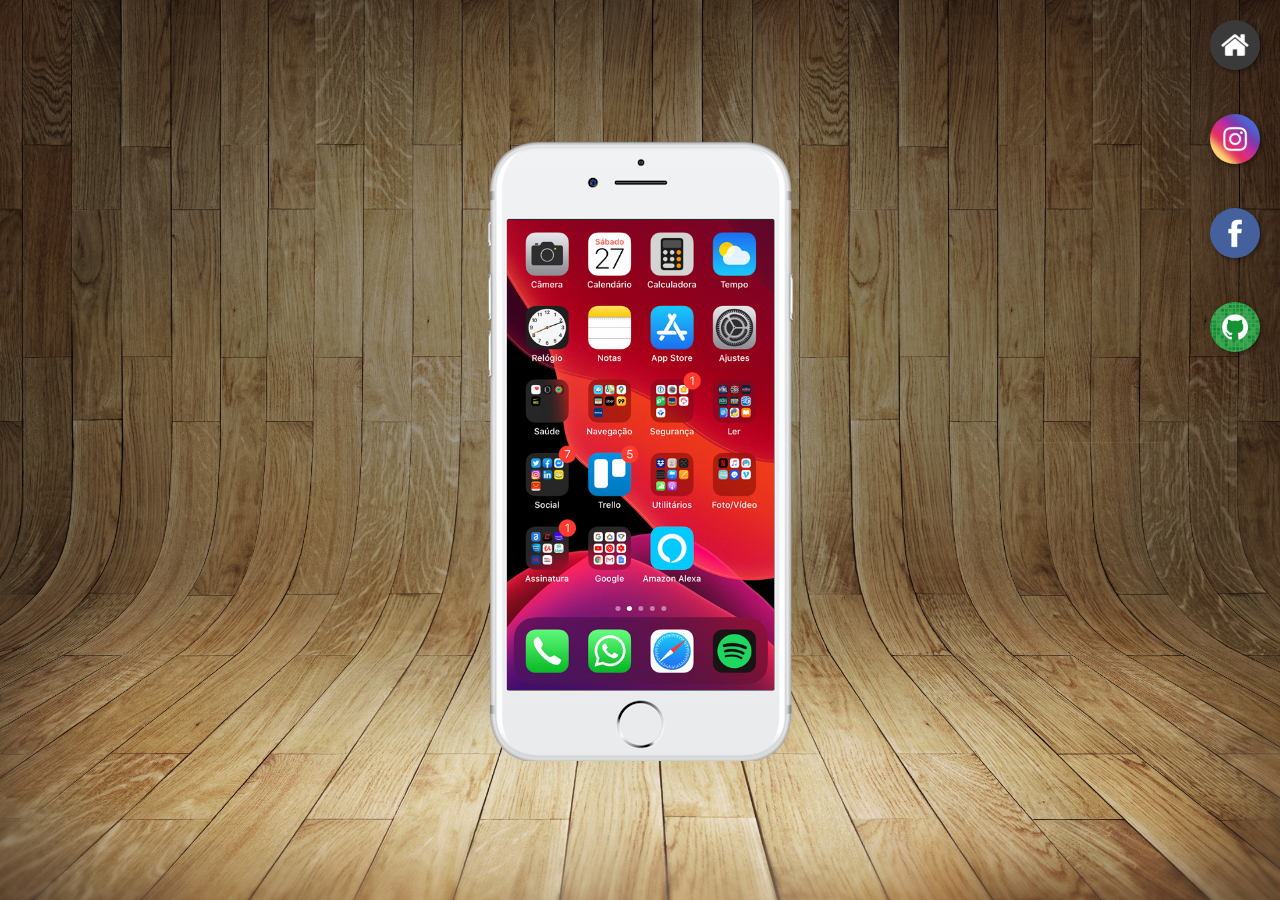
<file: index.html>
<!DOCTYPE html>
<html lang="pt-br">
<head>
    <meta charset="UTF-8">
    <meta name="viewport" content="width=device-width, initial-scale=1.0">
    <title>redes sociais</title>
    <link rel="shortcut icon" href="favicon.ico" type="image/x-icon">
    <link rel="stylesheet" href="estilos/style.css">

</head>
<body>
    <main>
        <section id="telefone">
           <iframe src="home.html" name="tela" id="tela" frameborder="0"></iframe>
        </section>
        
            <section id="redes-sociais">
                <a href="home.html" target="tela">  <img src="imagens/logo-home.jpg" alt="home"></a> <br>

                 <a href="instagram.html" target="tela"> <img src="imagens/logo-instagram.jpg" alt="insta"></a><br>

                 <a href="facebook.html" target="tela"> <img src="imagens/logo-facebook.jpg" alt="facebook"> </a><br>


                 <a href="github.html" target="tela"> <img src="imagens/logo-github.jpg" alt="git"></a>
            </section>
       
    </main>
</body>
</html>
</file>
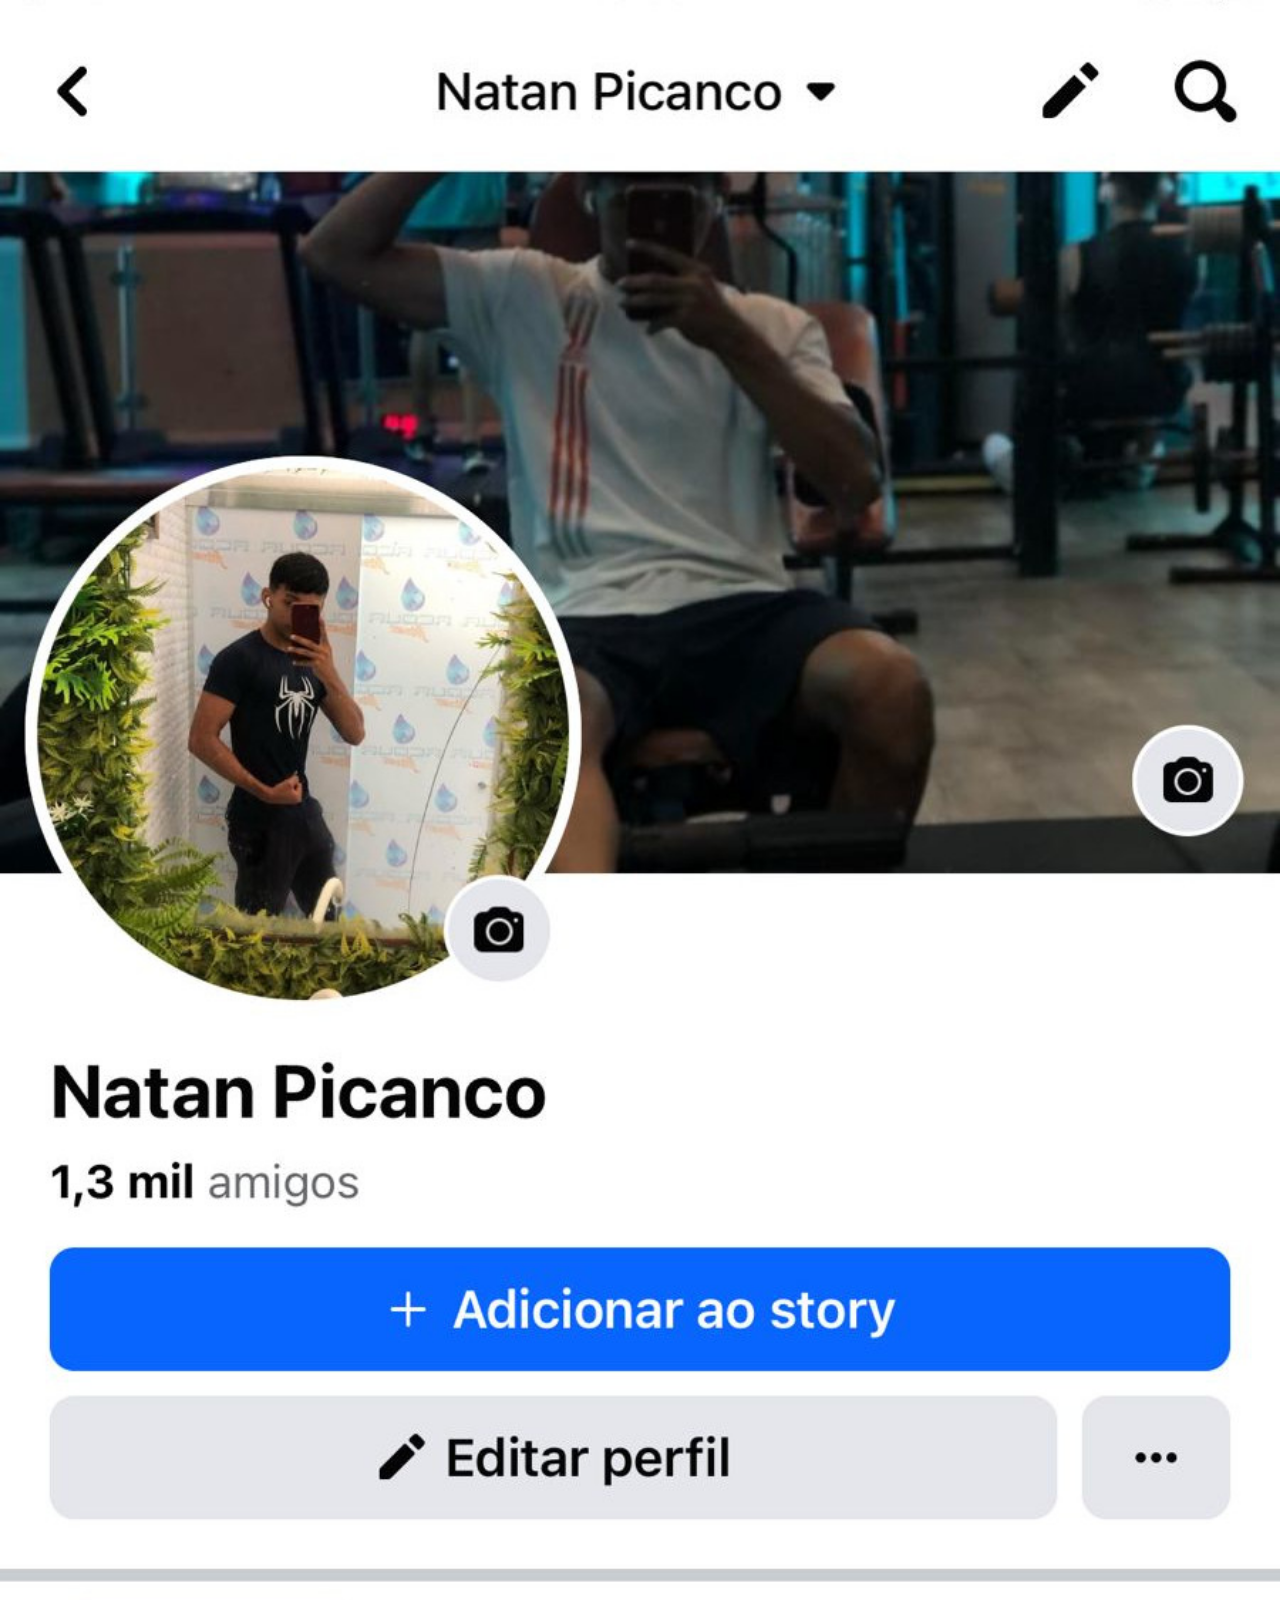
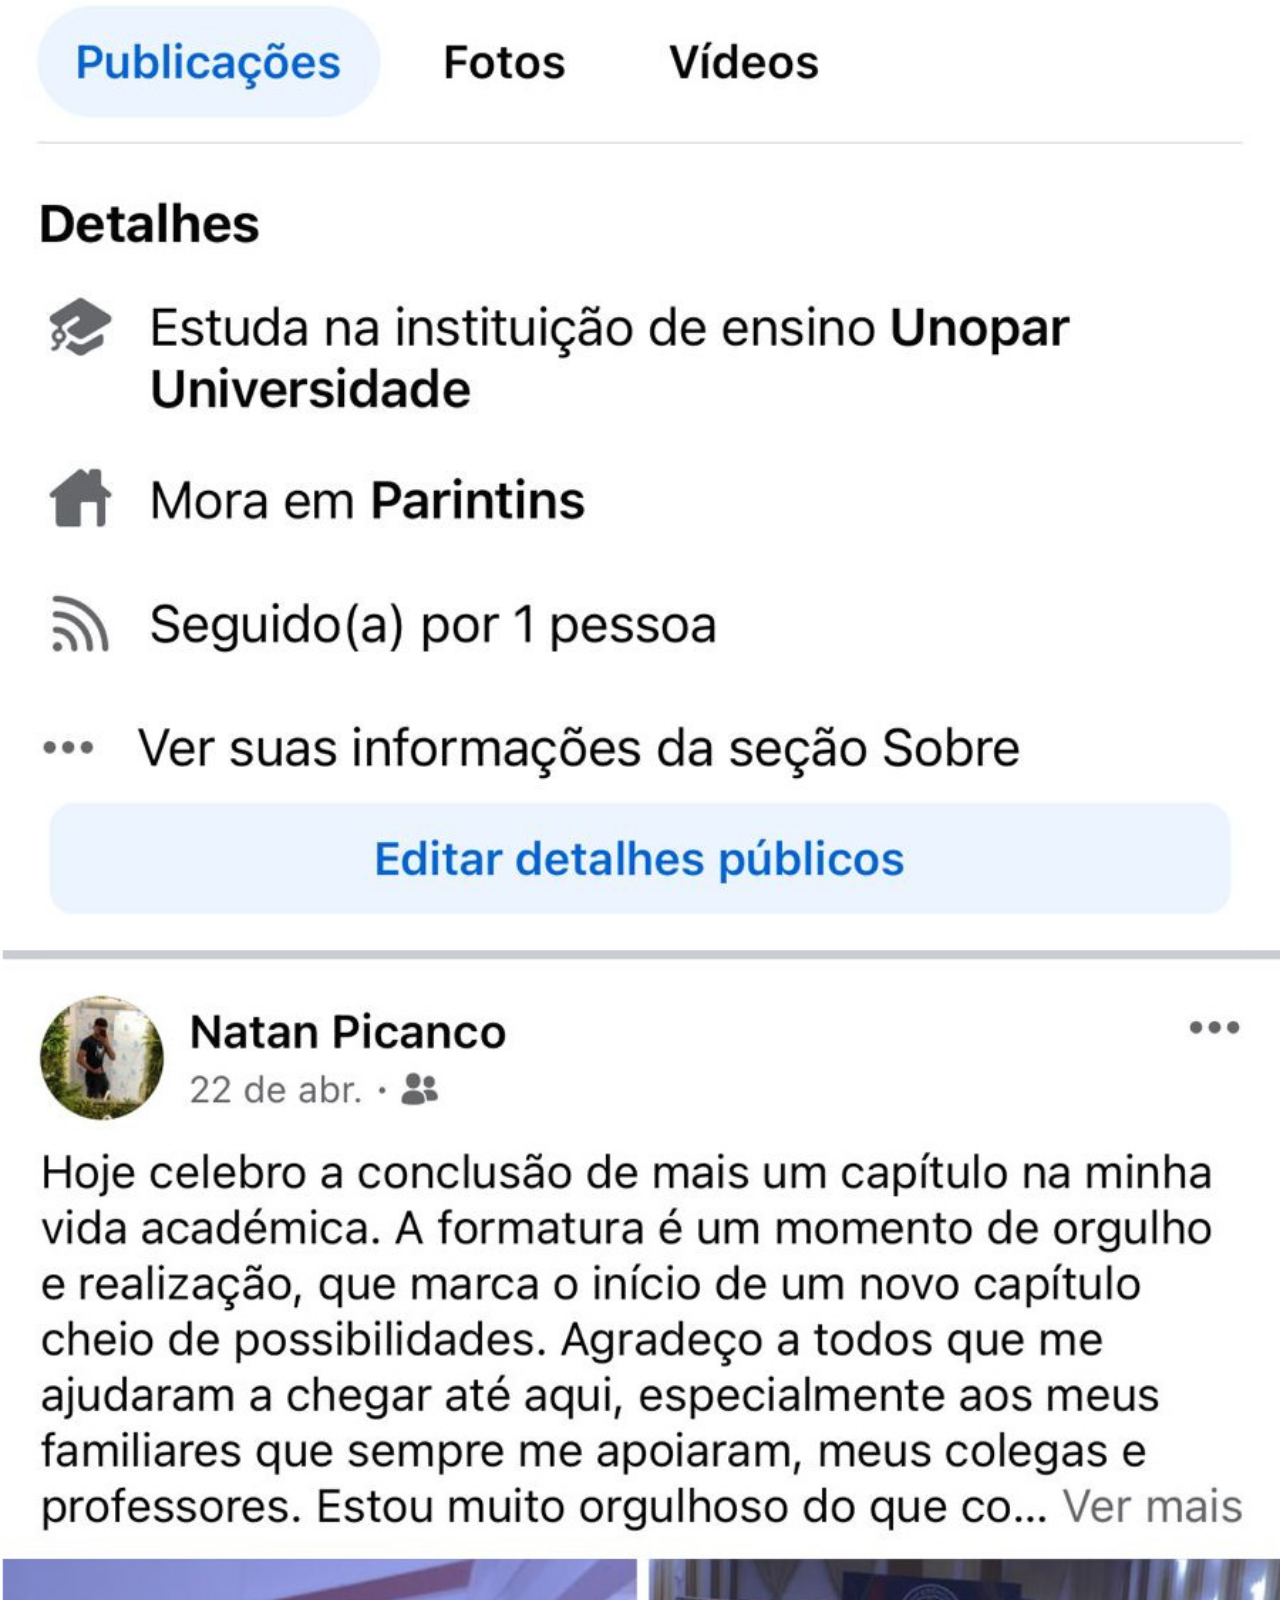
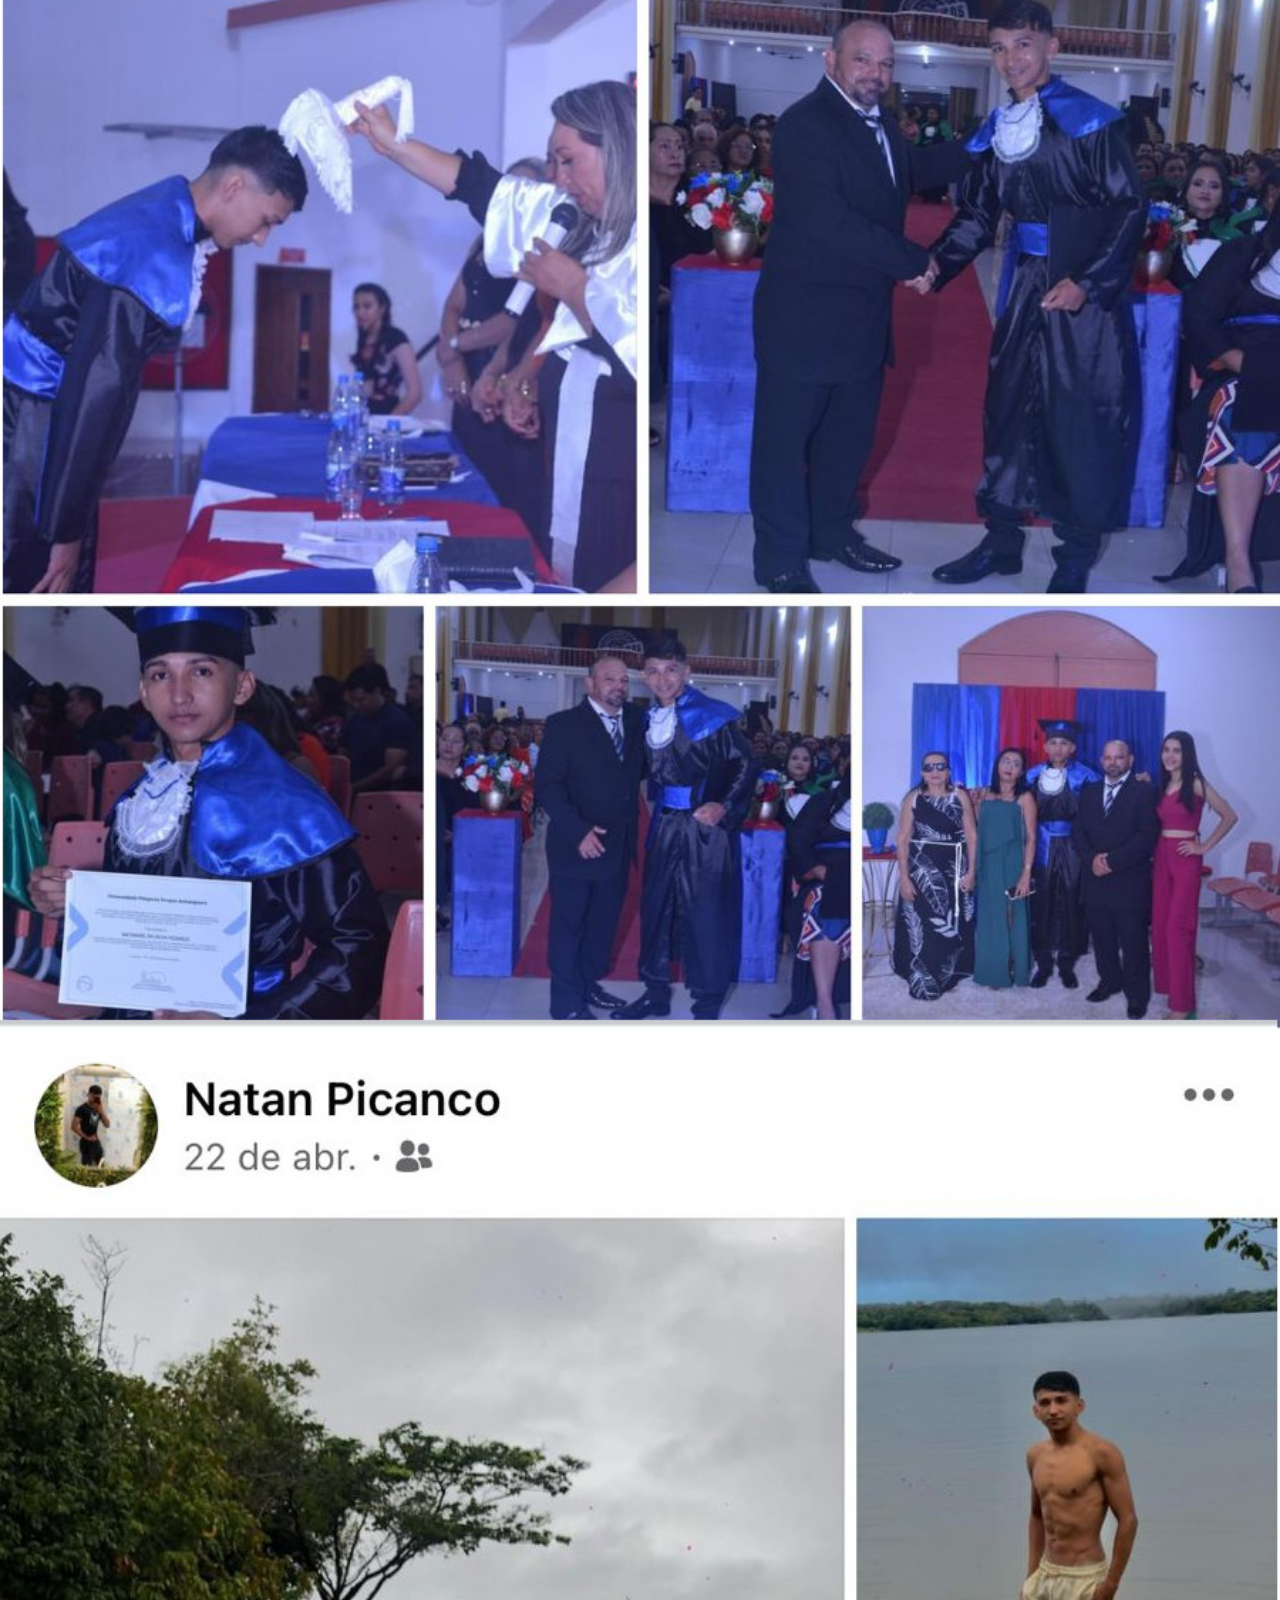
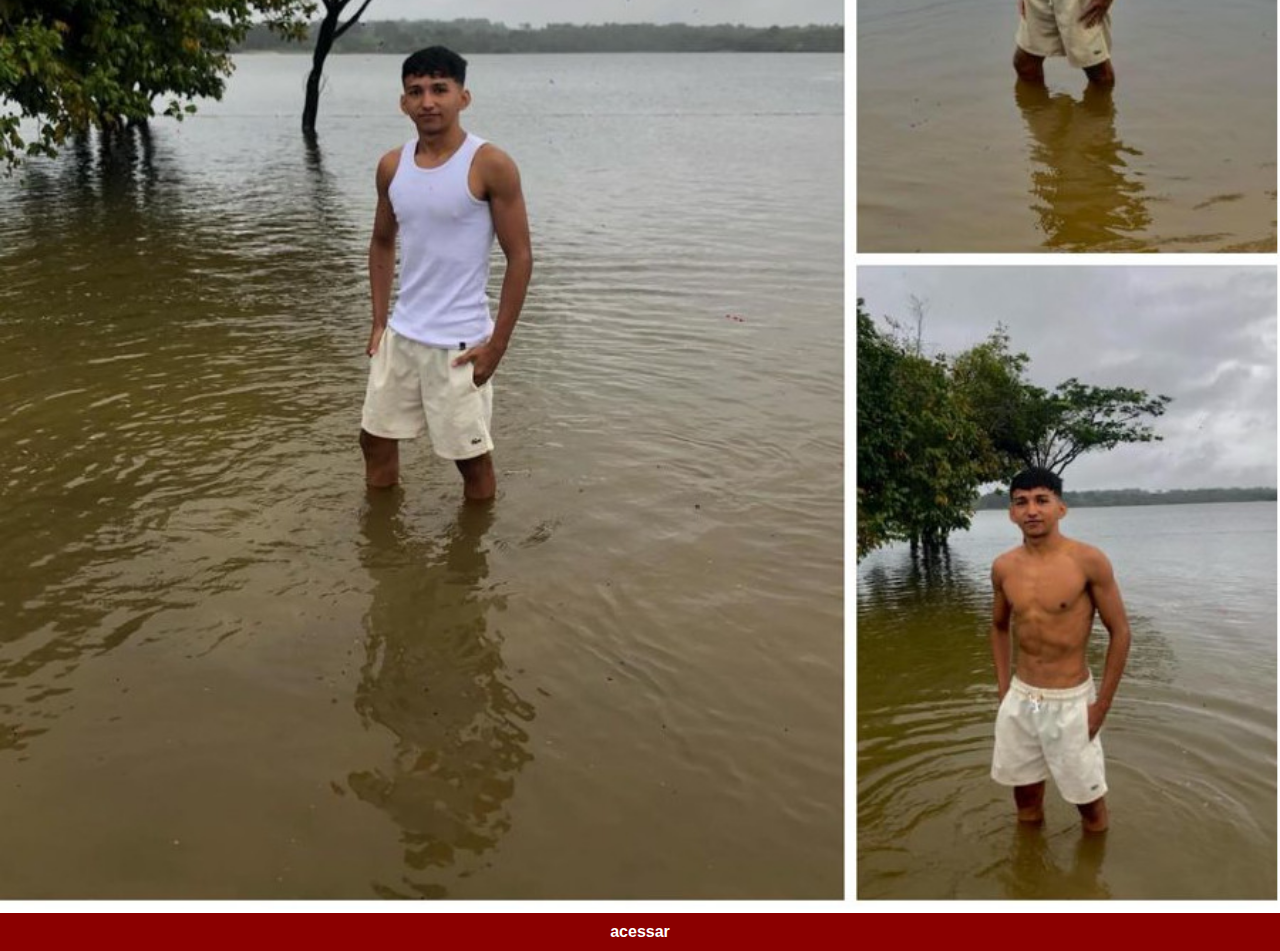
<file: facebook.html>
<!DOCTYPE html>
<html lang="en">
<head>
    <meta charset="UTF-8">
    <meta name="viewport" content="width=device-width, initial-scale=1.0">
    <title>instagram</title>
    <link rel="stylesheet" href="estilo/social.css">
    <style>
        

    </style>
</head>
<body>
    <img src="imagens/tela-face.jpg" alt="">
   <a href="https://www.facebook.com/share/Qhrvb6GaqTZHadtE/?mibextid=LQQJ4d" target="_blank">acessar</a>
</body>
</html>
</file>
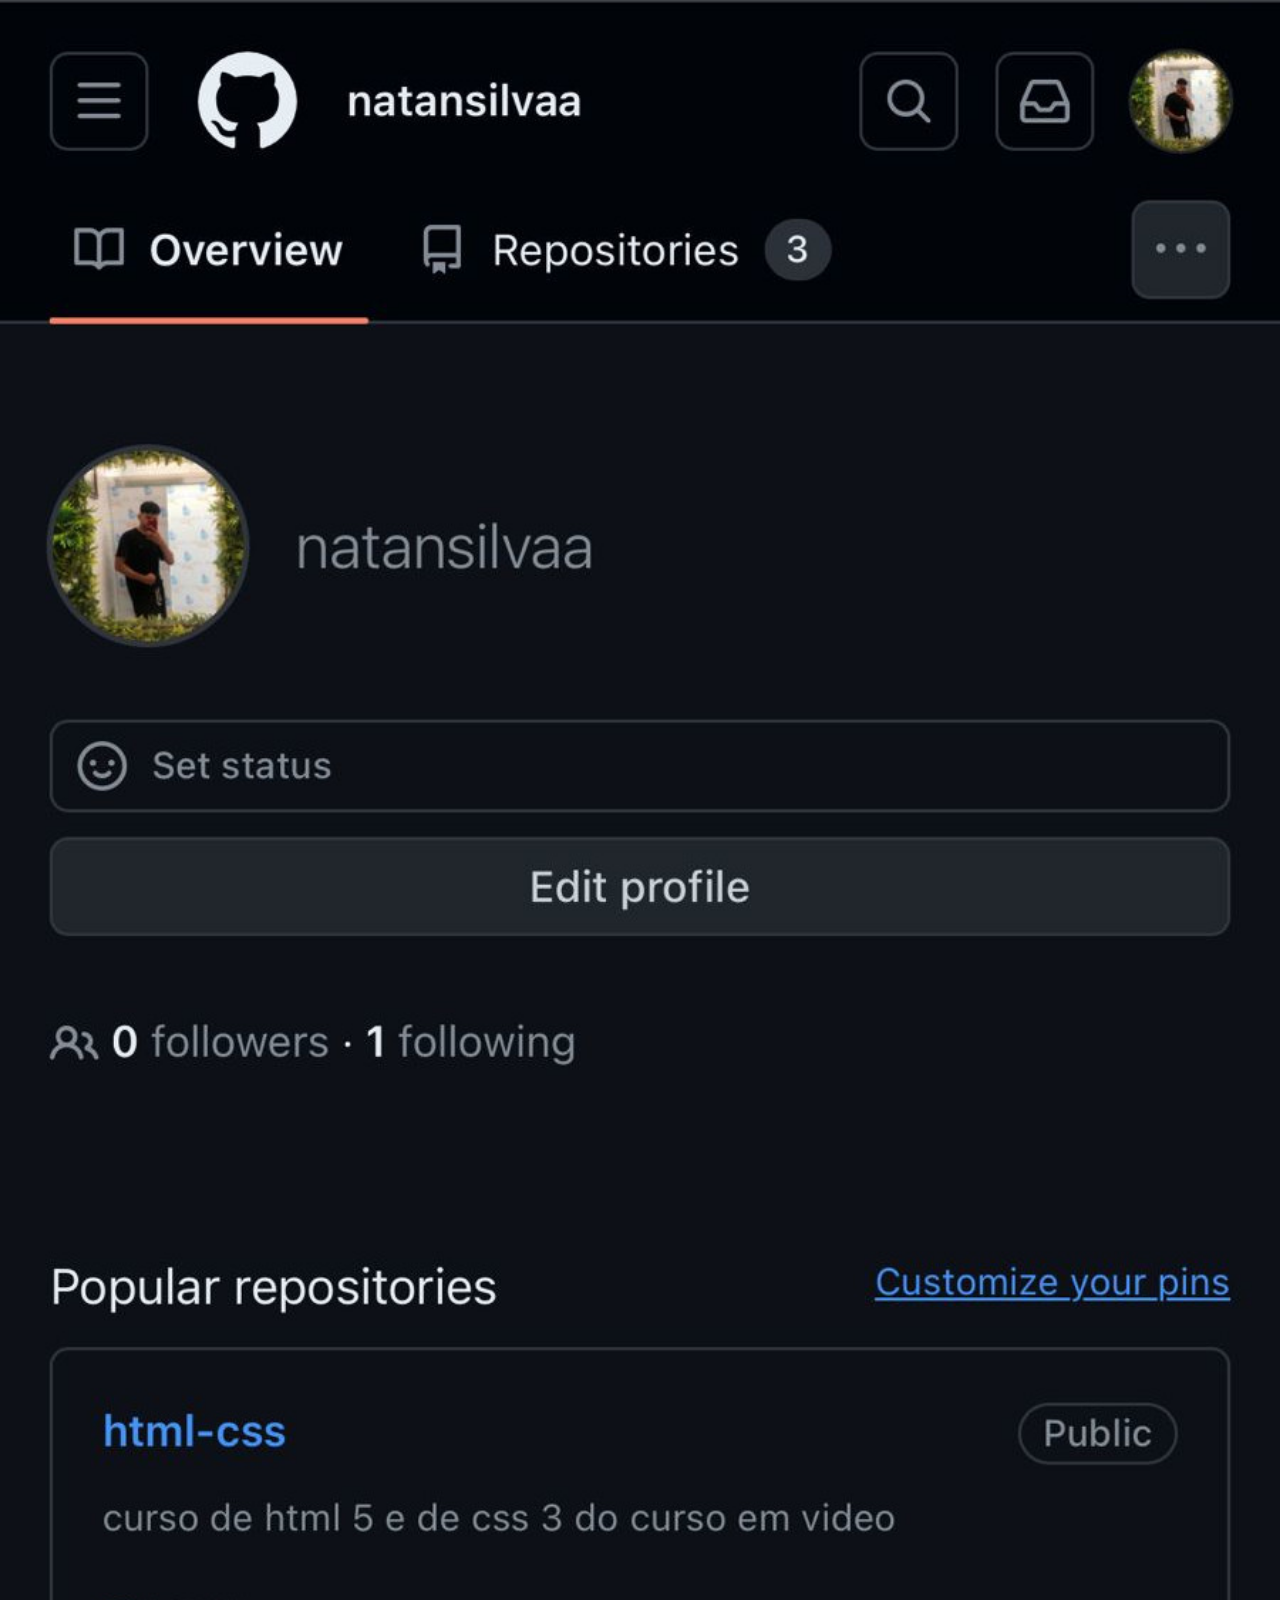
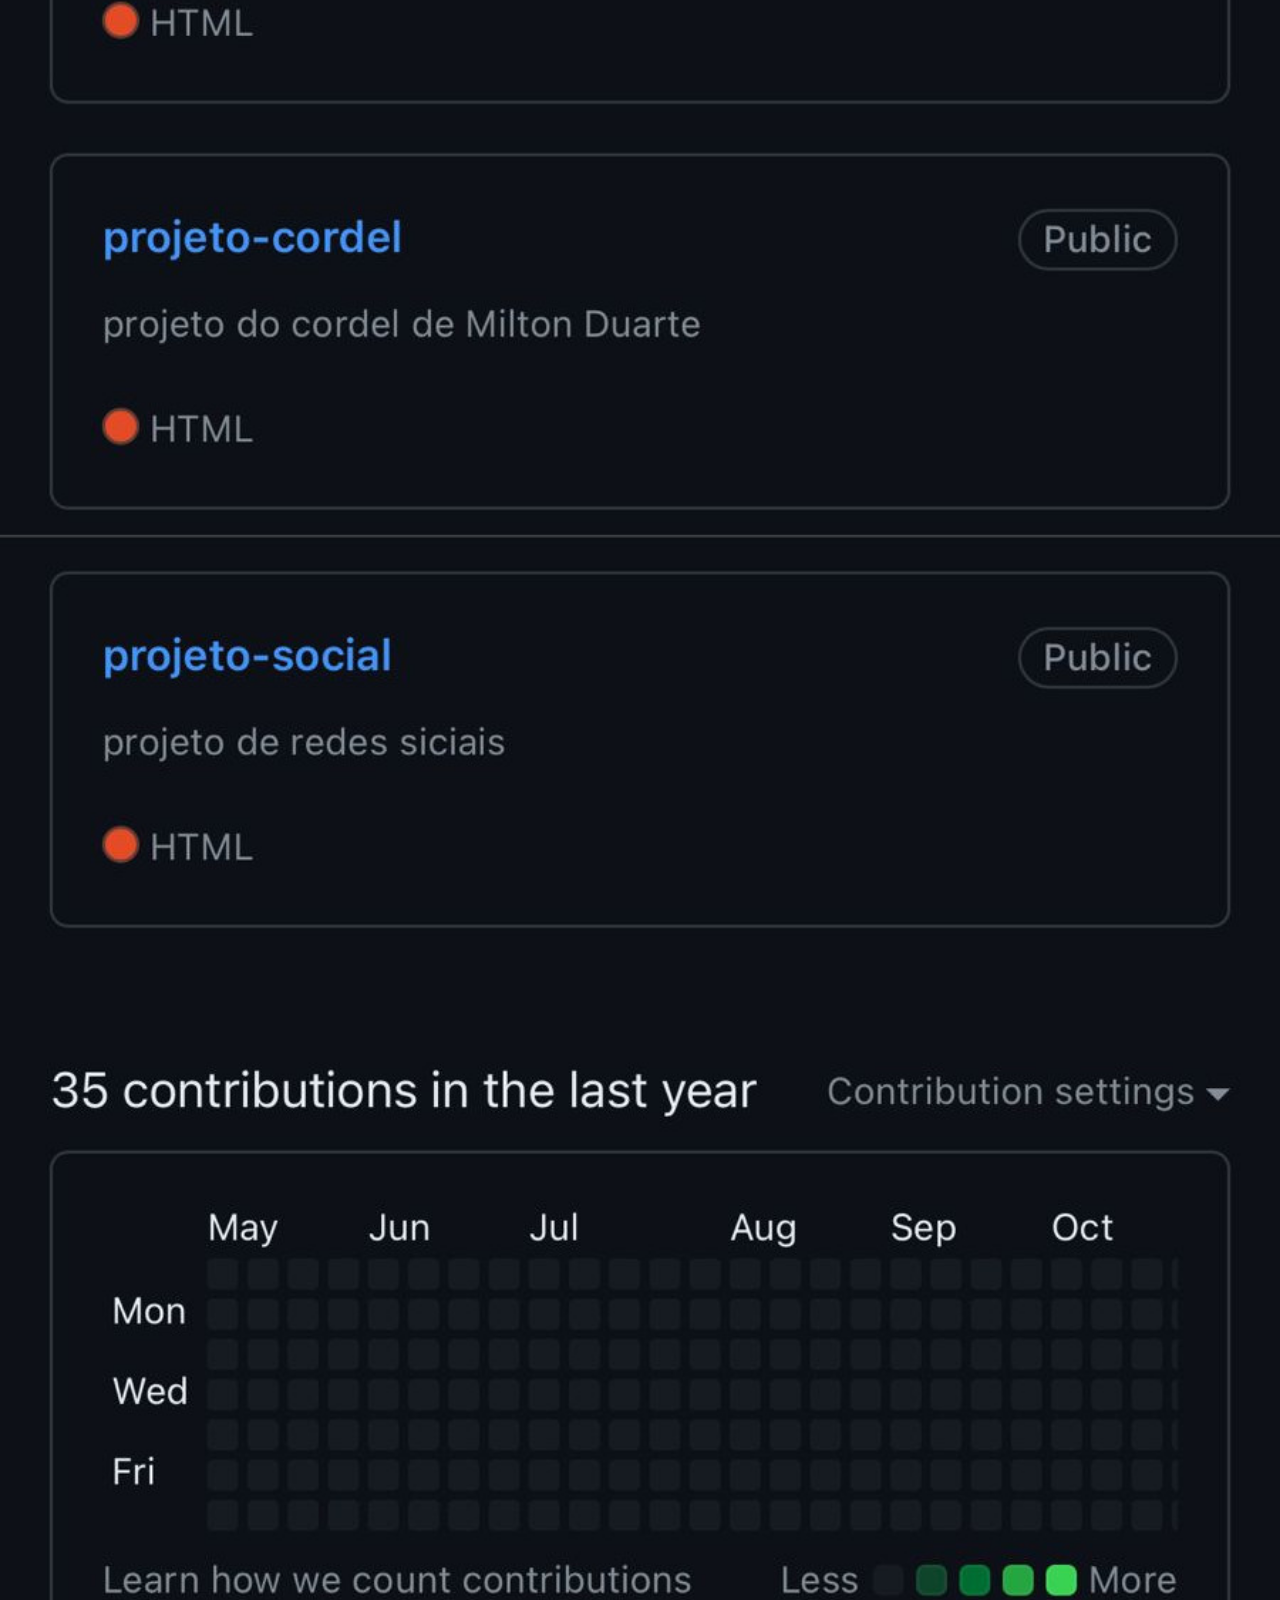
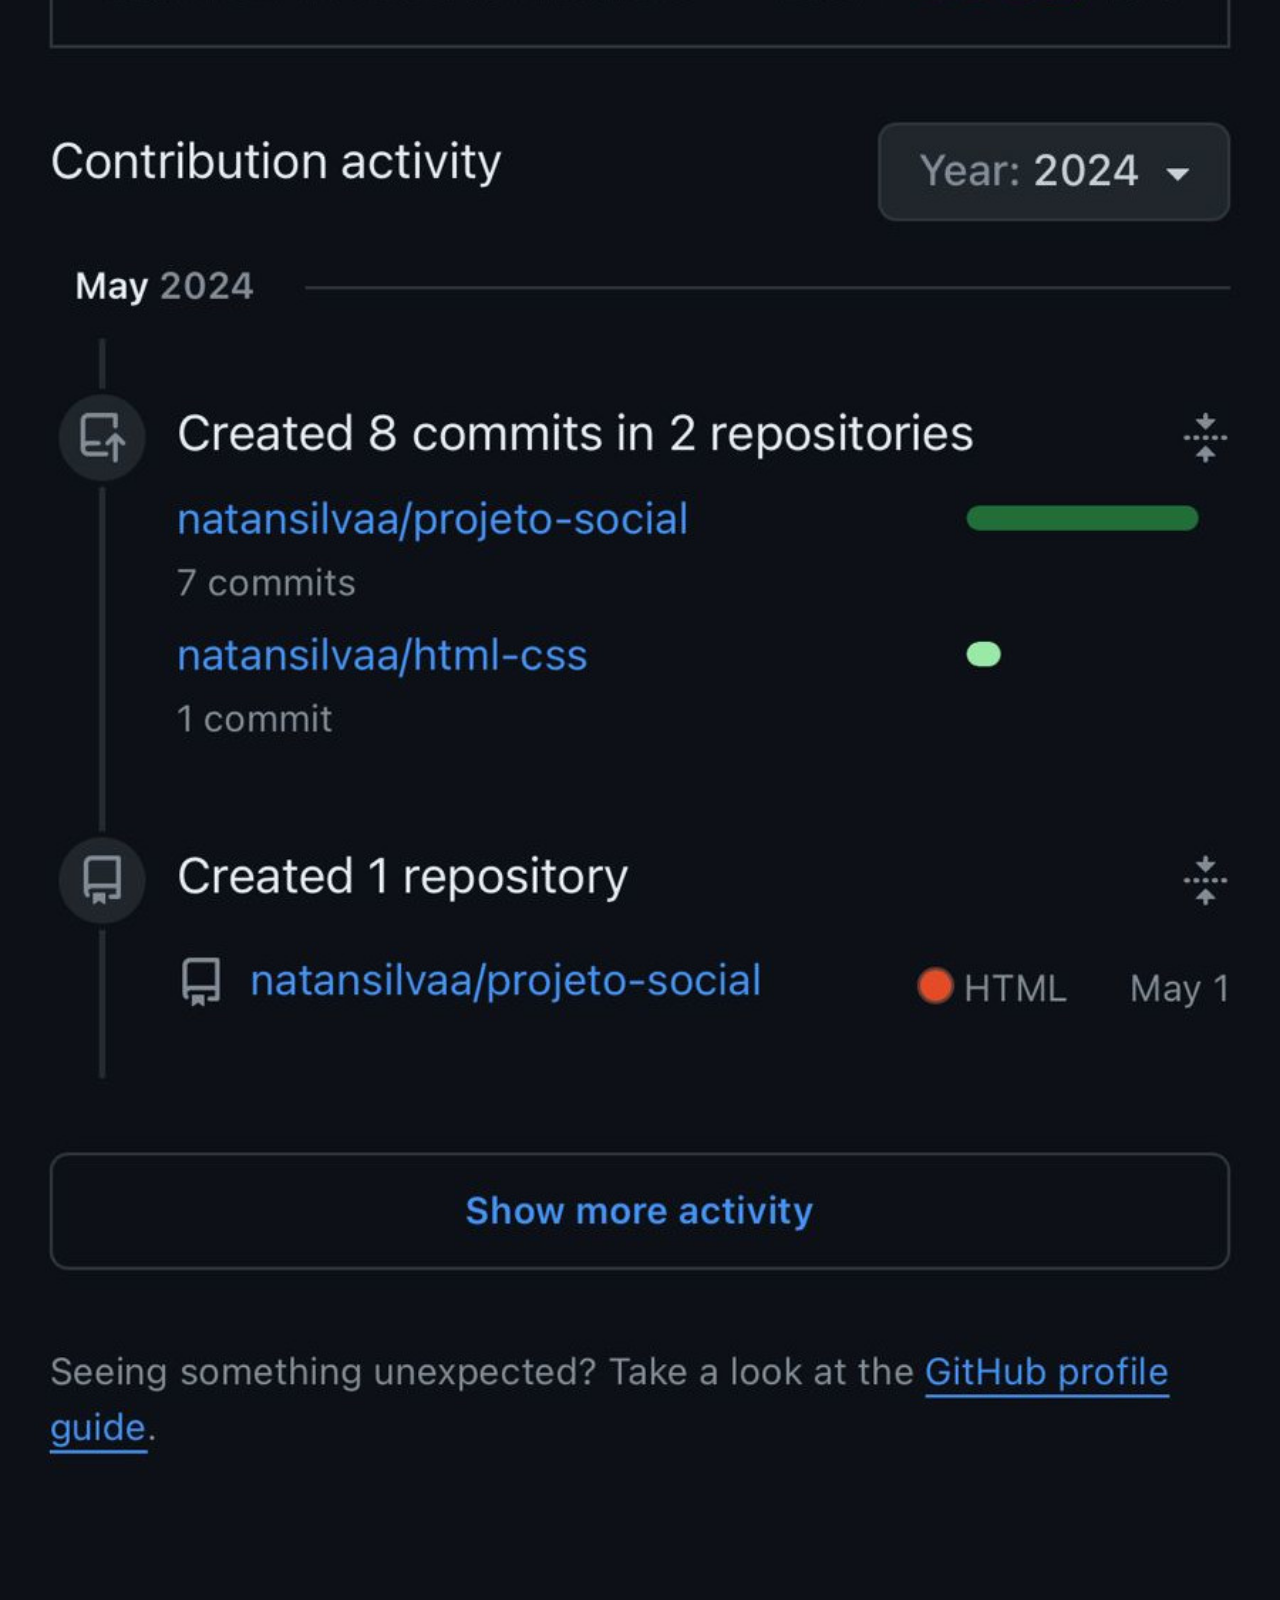
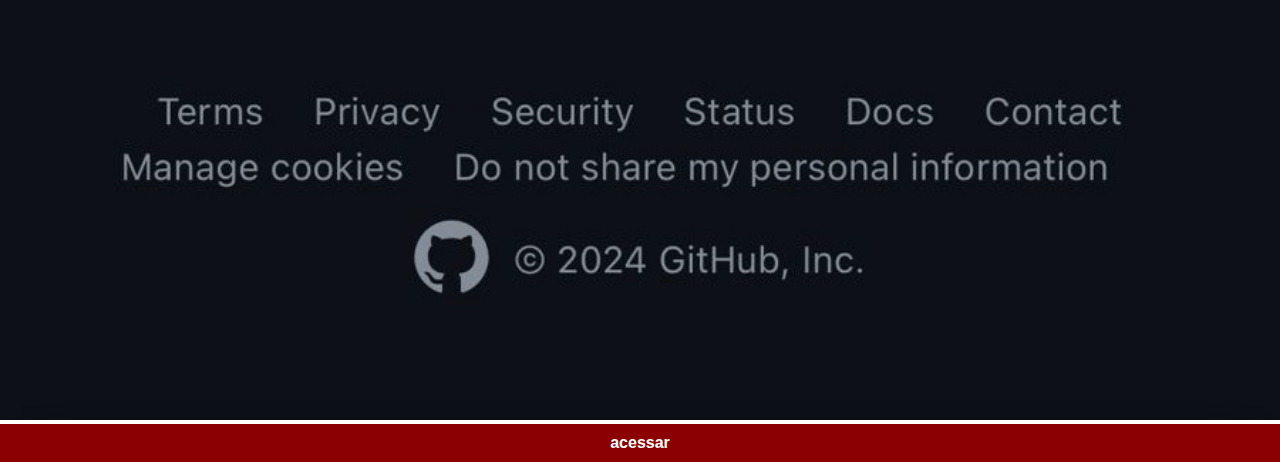
<file: github.html>
<!DOCTYPE html>
<html lang="pt-br">
<head>
    <meta charset="UTF-8">
    <meta name="viewport" content="width=device-width, initial-scale=1.0">
    <title>github</title>
    <link rel="stylesheet" href="estilo/social.css">
    <style>

    </style>
</head>
<body>
    <img src="imagens/tela-git.jpg" alt="">
    <a href="https://github.com/natansilvaa" target="_blank">acessar</a>
</body>
</html>
</file>
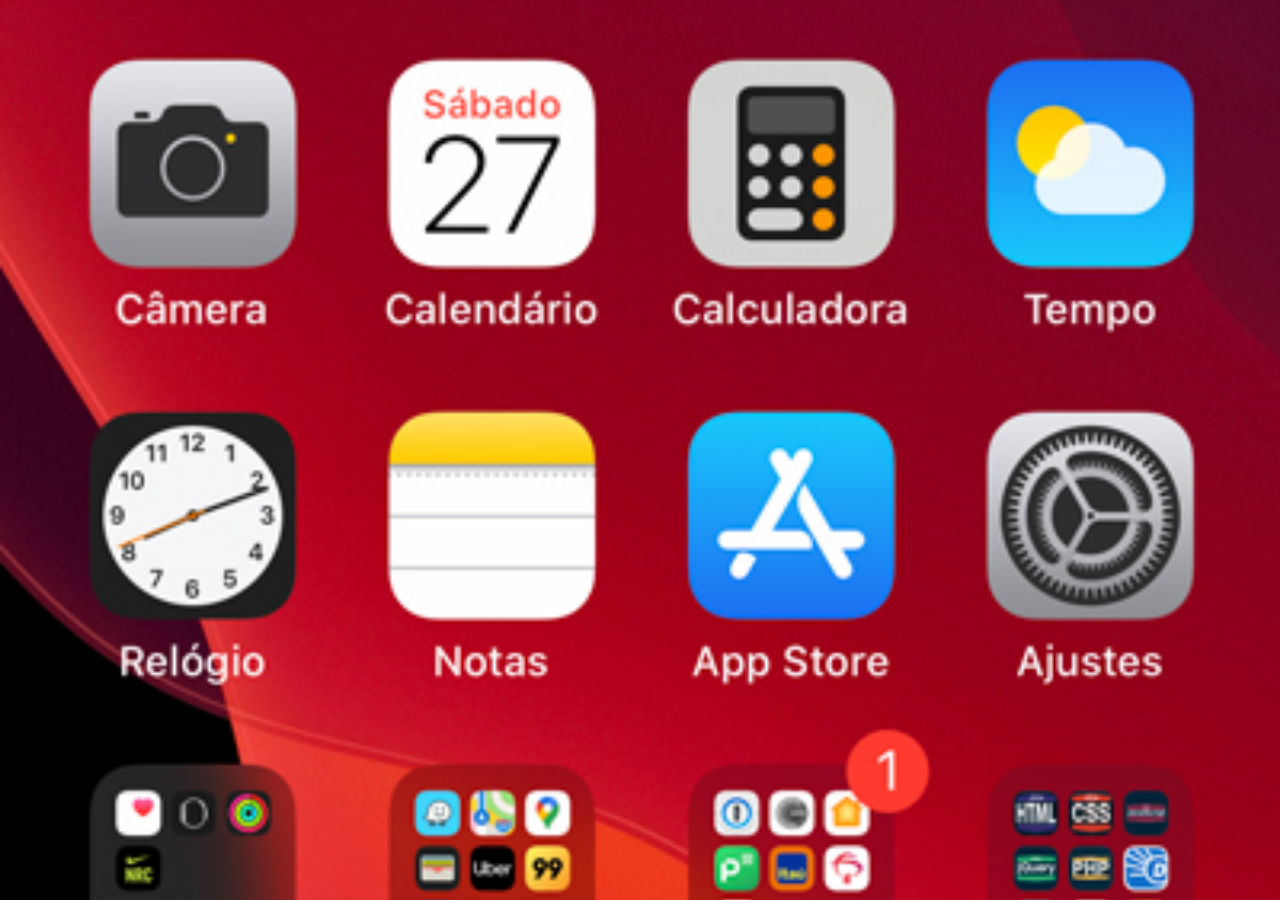
<file: home.html>
<!DOCTYPE html>
<html lang="pt-br">
<head>
    <meta charset="UTF-8">
    <meta name="viewport" content="width=device-width, initial-scale=1.0">
    <title>home</title>
</head>
<style>
    *{
        margin: 0px;
        padding: 0px;
    }

    body{
        width:100vw ;
        height: 100vh;
        background: black url("imagens/tela-home.jpg") no-repeat
        top center;
        background-size: cover;
    }
</style>
<body>
    
</body>
</html>
</file>
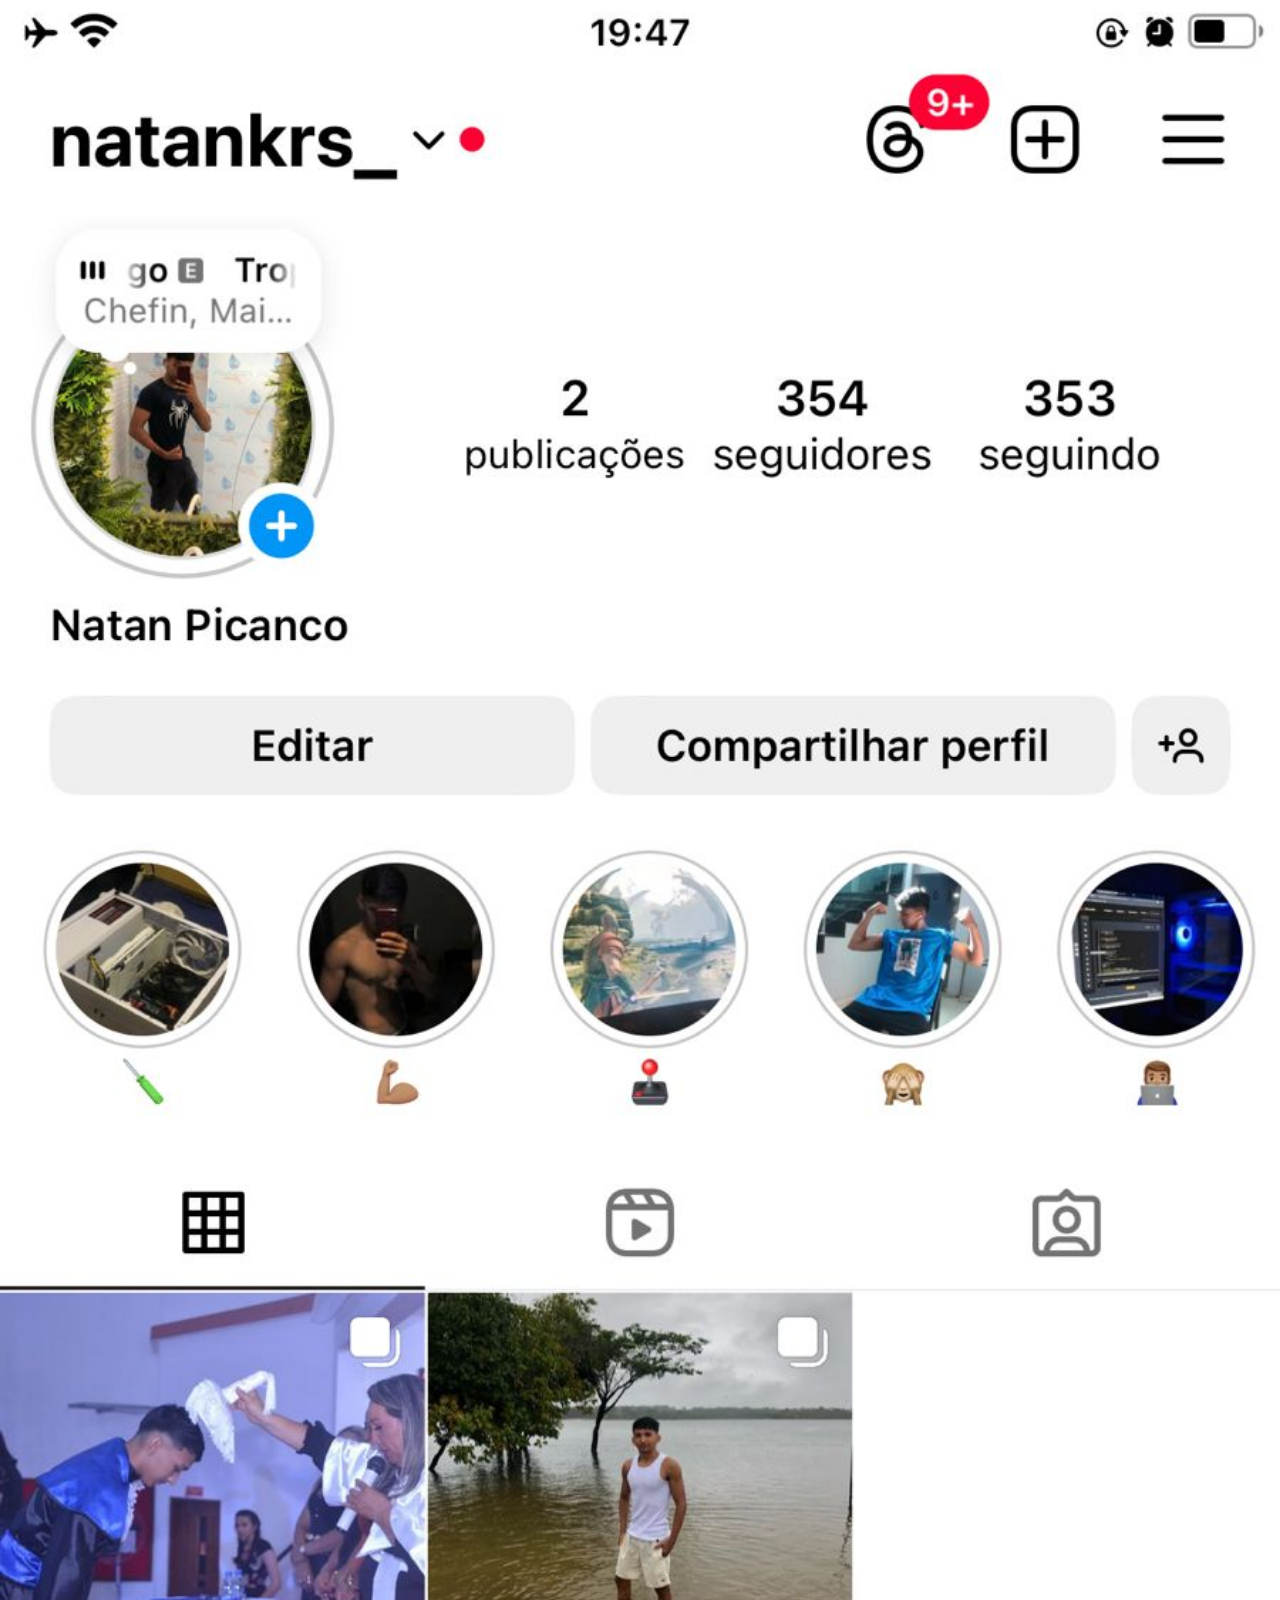
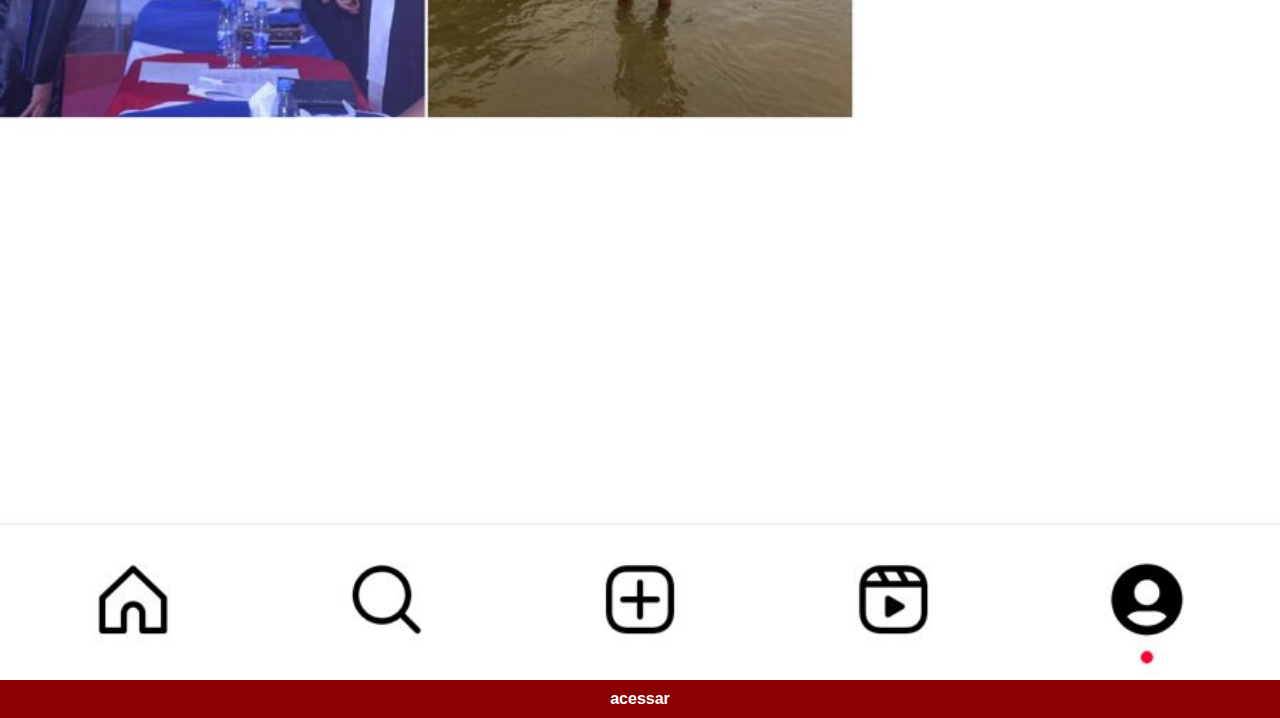
<file: instagram.html>
<!DOCTYPE html>
<html lang="en">
<head>
    <meta charset="UTF-8">
    <meta name="viewport" content="width=device-width, initial-scale=1.0">
    <title>instagram</title>
    <link rel="stylesheet" href="estilo/social.css">
    <style>
        

    </style>
</head>
<body>
    <img src="imagens/instagram-natan.jpeg" alt="">
   <a href="https://www.instagram.com/natankrs_?igsh=Y3JoZDl1cHhuMDRr&utm_source=qr" target="_blank">acessar</a>
</body>
</html>
</file>
<file: estilos/style.css>
@charset "UTF-8";

*{
    padding: 0px;
    margin: 0px;
    font-family: Arial, Helvetica, sans-serif;
}

html, body{
    height: 100vh;
    width: 100vw;
    background-color: black;
}

main{
    height: 100vh;
    position: relative;
   
   
}
body{
    background: url("../imagens/fundo-madeira.jpg" ) no-repeat top center;
    background-size: cover;
    background-attachment: fixed;

}

section#telefone{
    position: absolute;
    width:310px;
    height: 622px;
    top: 50%;
    left: 50%;
    transform: translate(-50%, -50%);
    background: url("../imagens/frame-iphone.png") no-repeat;
   
}

iframe#tela{
    position: relative;
    top: 81px;
    left: 22px;
    width: 267px;
    height: 470px;

}

section#redes-sociais{
    text-align: right  ;
}

section#redes-sociais img{
    height: 50px;
    border-radius: 50%;
    box-shadow: 2px 2px 5px rgba(0, 0, 0, 0.404);
    margin: 20px;
    box-sizing: border-box;
}
section#redes-sociais img:hover{
    border: 2px solid rgba(255, 255, 255, 0.400);
    transform: translate(-3px, -3px);
    transition:transform .3s , border 1s;
    box-shadow: 5px 5px 10px rgba(0, 0, 0, 0.603);
}
</file>
<file: estilo/social.css>
@charset "UTF-8";

*{
    margin: 0px;
    padding: 0px;
    font-family: Arial, Helvetica, sans-serif;
}

::-webkit-scrollbar{
    width: 0px;
    height: 0px;
}

img{
    width: 100vw;
}
a{
display: block;
background-color: darkred ;
color:white;
padding: 10px;
text-align: center;
font-weight: bolder;
text-decoration: none;
}

a:hover{
    background-color: red;
}
</file>
